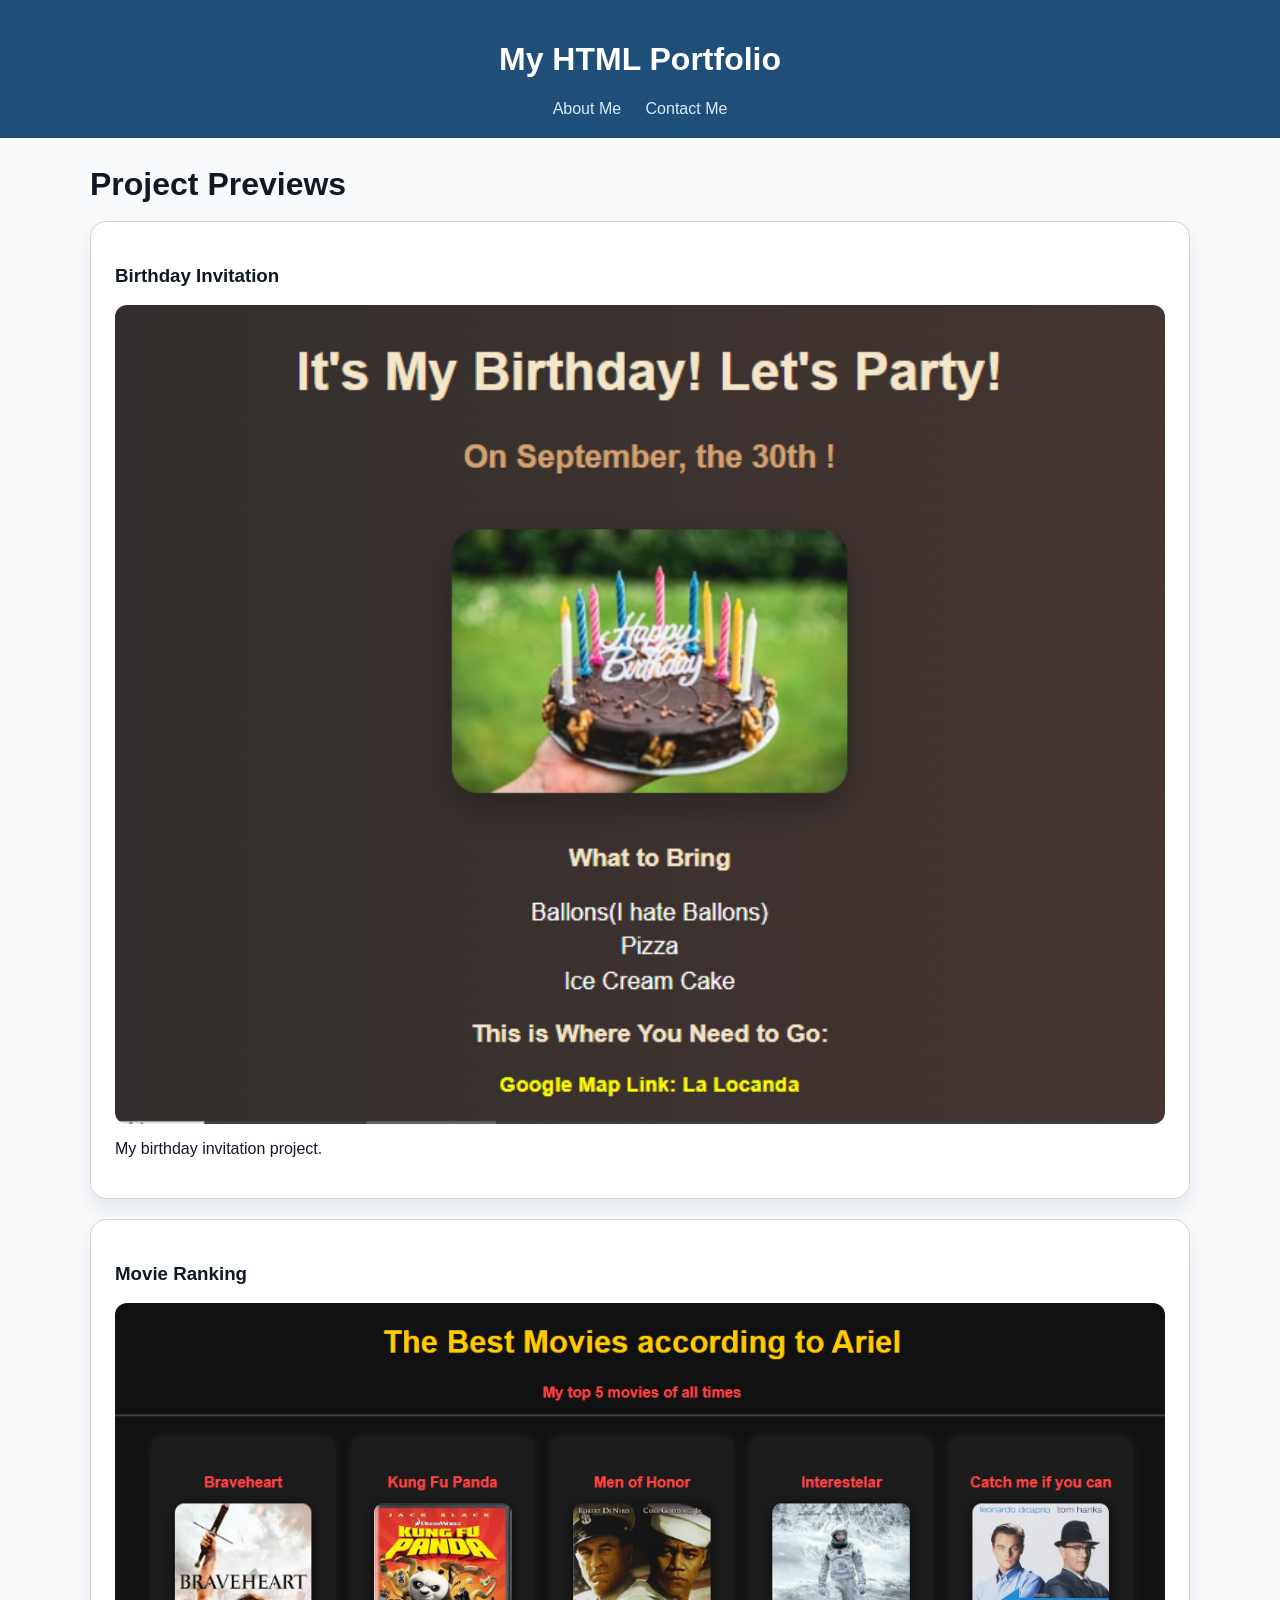
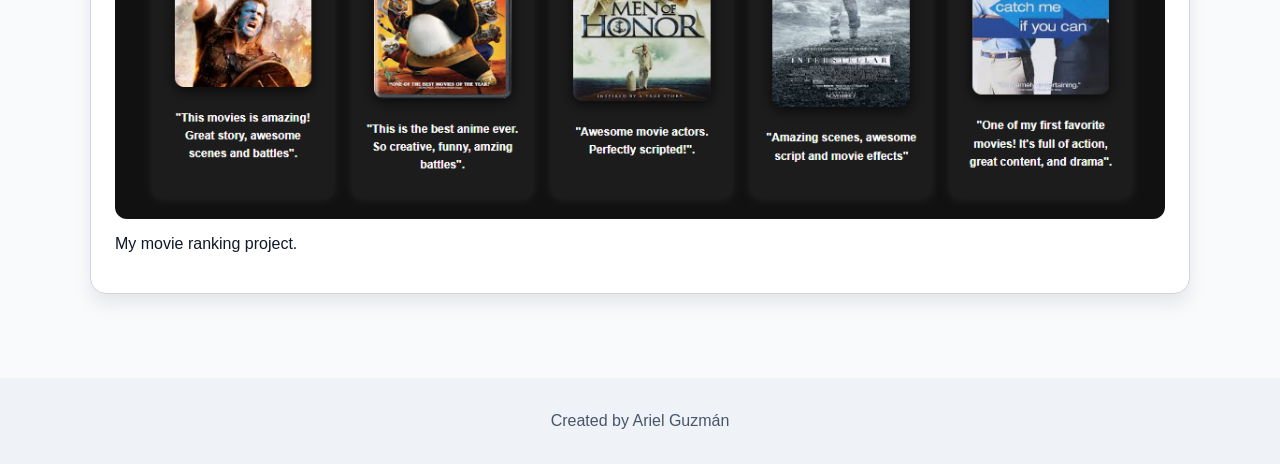
<file: 4.3 HTML Porfolio Project/index.html>
<!DOCTYPE html>
<html lang="en">

<head>
  <meta charset="UTF-8">
  <meta name="viewport" content="width=device-width, initial-scale=1.0">
  <title>My HTML Portfolio</title>

  <link rel="stylesheet" href="style.css">
</head>

<body>

  <header>
    <h1>My HTML Portfolio</h1>

    <nav>
      <a href="public/about.html">About Me</a>
      <a href="public/contact.html">Contact Me</a>
    </nav>
  </header>

  <main>

    <section>
      <h2>Project Previews</h2>

      <article>
        <h3>Birthday Invitation</h3>

        <a href="public/birthday-invite.html">
         <img src="../4.3 HTML Porfolio Project/assets/images/birthday-invite.png" alt="Birthday invitation preview">
        </a>

        <p>My birthday invitation project.</p>
      </article>

      <article>
        <h3>Movie Ranking</h3>

        <a href="public/movie-ranking.html">
          <img src="assets/images/movie-ranking.png" alt="Movie Ranking Preview">
        </a>

        <p>My movie ranking project.</p>
      </article>

    </section>

  </main>

  <footer>
    <p>Created by Ariel Guzmán</p>
  </footer>

</body>

</html>
</file>
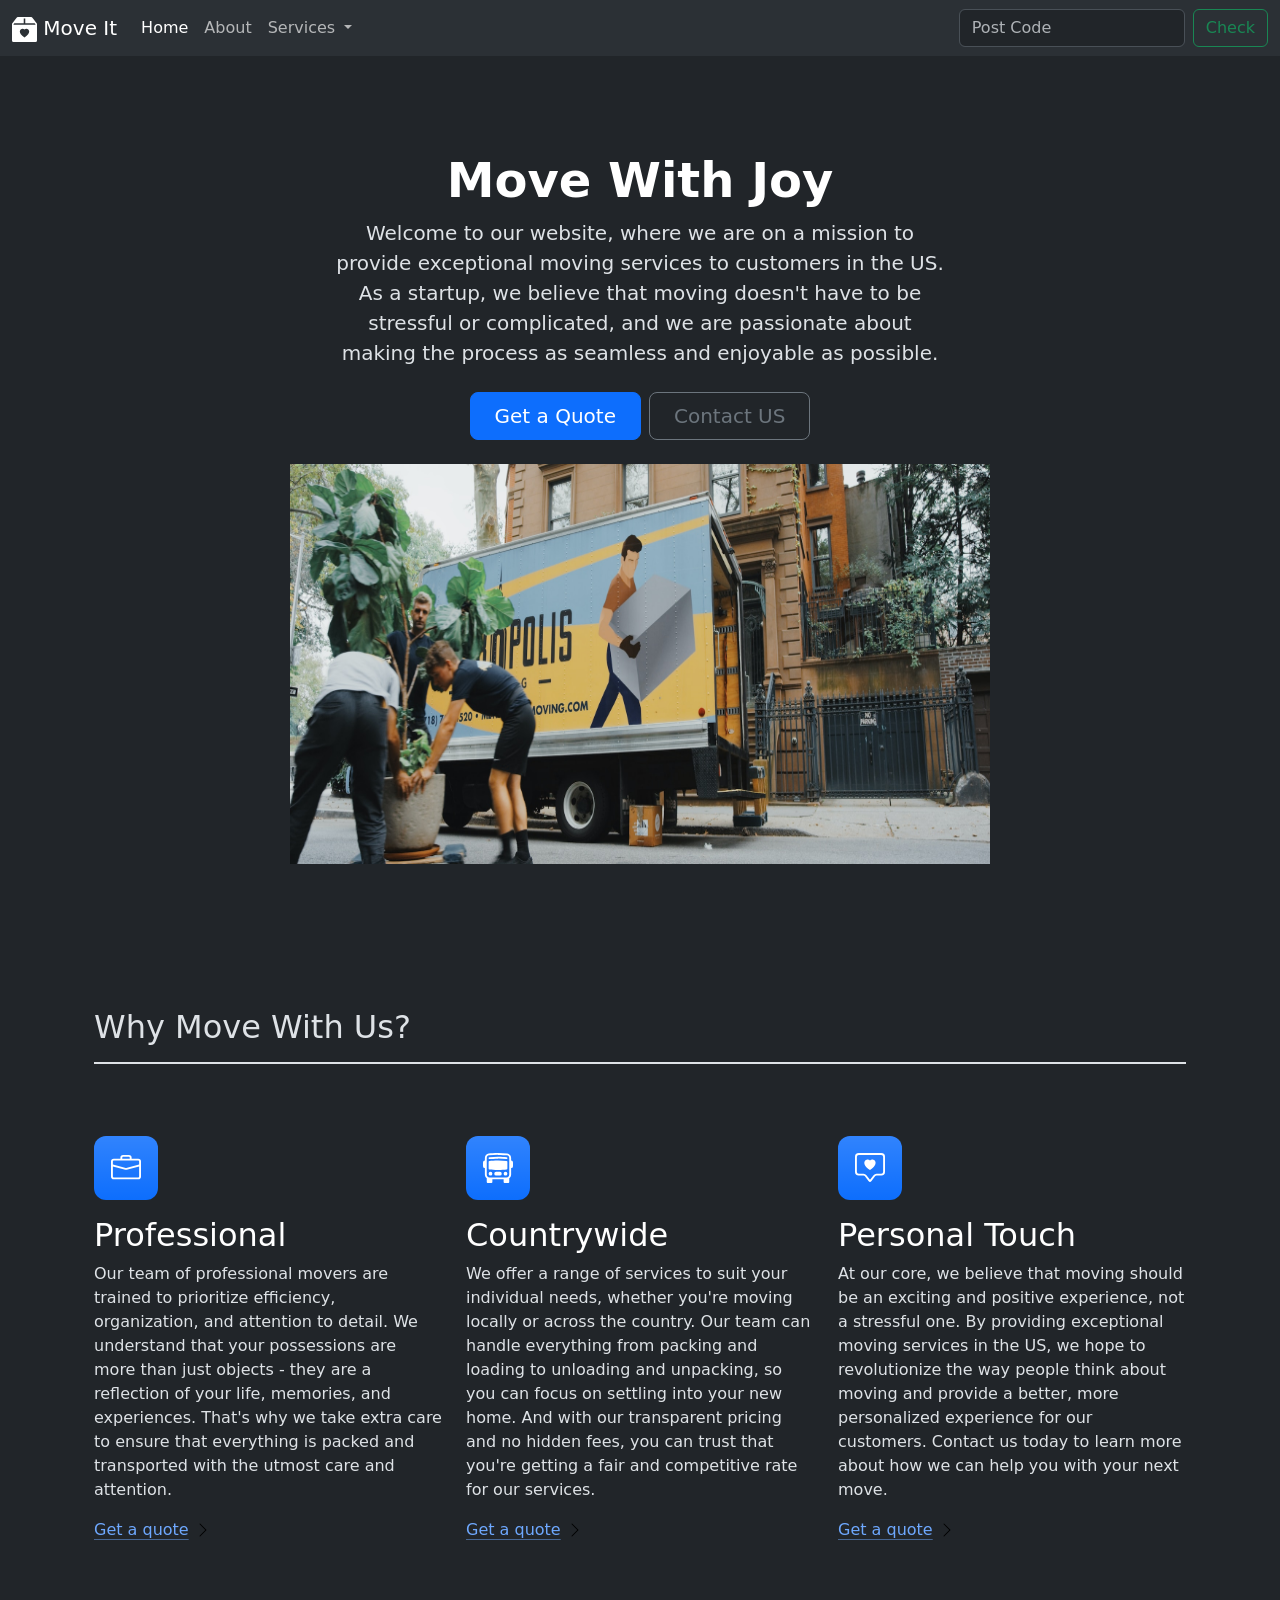
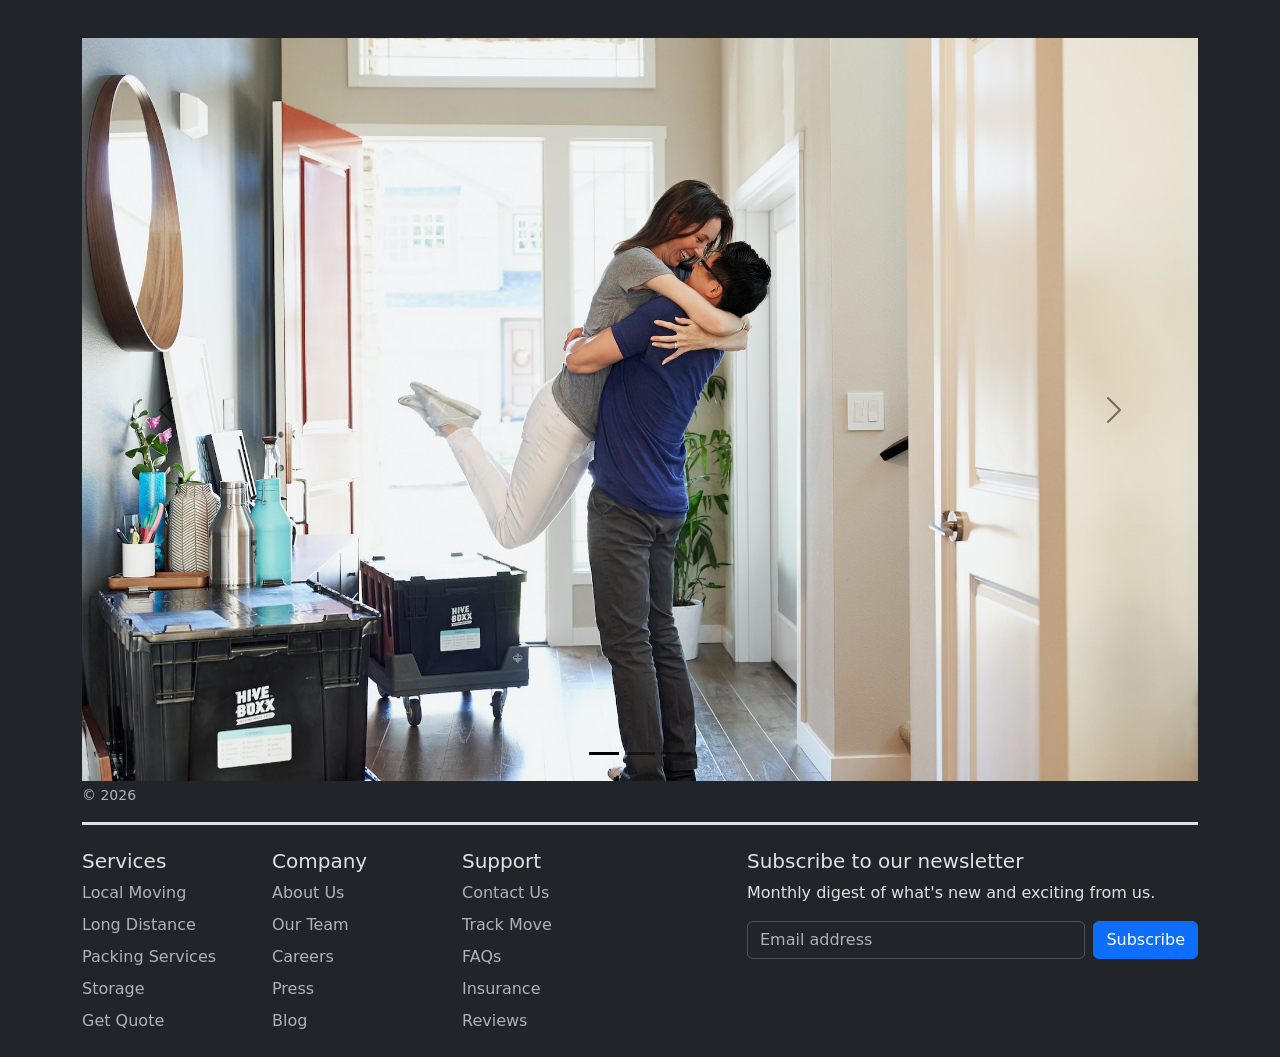
<file: bootstrap-components/index.html>
<!DOCTYPE html>
<html lang="en" data-bs-theme="dark"> 

<head>
  <meta charset="UTF-8">
  <meta name="viewport" content="width=device-width, initial-scale=1.0">
  <title>Bootstrap Components</title>
  <link href="https://cdn.jsdelivr.net/npm/bootstrap@5.3.0-alpha2/dist/css/bootstrap.min.css" rel="stylesheet"
    integrity="sha384-aFq/bzH65dt+w6FI2ooMVUpc+21e0SRygnTpmBvdBgSdnuTN7QbdgL+OapgHtvPp" crossorigin="anonymous">
  <link rel="stylesheet" href="./style.css">
</head>

<body>
<nav class="navbar navbar-expand-lg bg-body-tertiary">
  <div class="container-fluid">
    <a class="navbar-brand" href="#"><img src="./box2-heart-fill.svg" height="25" alt="moveit brand icon"/> Move It</a>
    <button class="navbar-toggler" type="button" data-bs-toggle="collapse" data-bs-target="#navbarSupportedContent" aria-controls="navbarSupportedContent" aria-expanded="false" aria-label="Toggle navigation">
      <span class="navbar-toggler-icon"></span>
    </button>
    <div class="collapse navbar-collapse" id="navbarSupportedContent">
      <ul class="navbar-nav me-auto mb-2 mb-lg-0">
        <li class="nav-item">
          <a class="nav-link active" aria-current="page" href="#">Home</a>
        </li>
        <li class="nav-item">
          <a class="nav-link" href="#">About</a>
        </li>
        <li class="nav-item dropdown">
          <a class="nav-link dropdown-toggle" href="#" role="button" data-bs-toggle="dropdown" aria-expanded="false">
            Services
          </a>
          <ul class="dropdown-menu">
            <li><a class="dropdown-item" href="#">Action</a></li>
            <li><a class="dropdown-item" href="#">Another action</a></li>
            <li><hr class="dropdown-divider"></li>
            <li><a class="dropdown-item" href="#">Something else here</a></li>
          </ul>
        </li>
  
      </ul>
      <form class="d-flex" role="search">
        <input class="form-control me-2" type="search" placeholder="Post Code" aria-label=""/>
        <button class="btn btn-outline-success" type="submit">Check</button>
      </form>
    </div>
  </div>
</nav>

<div class="px-4 py-5 my-5 text-center">

  <h1 class="display-5 fw-bold text-body-emphasis">
    Move With Joy

  </h1>

  <div class="col-lg-6 mx-auto">
    <p class="lead mb-4">
     Welcome to our website, where we are on a mission to provide exceptional moving services to customers in the US. As a startup, we believe that moving doesn't have to be stressful or complicated, and we are passionate about making the process as seamless and enjoyable as possible.

    </p>

    <div class="d-grid gap-2 d-sm-flex justify-content-sm-center">
      <button type="button" class="btn btn-primary btn-lg px-4 gap-3">
      Get a Quote
      </button>

      <button type="button" class="btn btn-outline-secondary btn-lg px-4">
        Contact US
      </button>
    </div>
  </div>

  <div class="d-grid gap-2 d-sm-flex justify-content-sm-center mb-4"></div>

 
  <img src="./moving-van.jpg" alt="movingvan picture" width="700" height="400">
  
</div>

<div class="container px-4 py-5" id="featured-3">
  <h2 class="pb-2">Why Move With Us?</h2>
  <div class="border-bottom border-2 mb-4"></div>
  <div class="row g-4 py-5 row-cols-1 row-cols-lg-3">
    <div class="feature col">
      <div class="feature-icon d-inline-flex align-items-center justify-content-center text-bg-primary bg-gradient fs-2 mb-3">
        <img src="./briefcase.svg" alt="briefcase" height="30">
      </div>
      <h3 class="fs-2 text-body-emphasis">Professional</h3>
      <p>Our team of professional movers are trained to prioritize efficiency, organization, and attention to detail. We understand that your possessions are more than just objects - they are a reflection of your life, memories, and experiences. That's why we take extra care to ensure that everything is packed and transported with the utmost care and attention.</p>
      <a href="#" class="icon-link">
        Get a quote
        <img src="./chevron-right.svg" alt="chevron-right">
      </a>
    </div>

    <div class="feature col">
      <div class="feature-icon d-inline-flex align-items-center justify-content-center text-bg-primary bg-gradient fs-2 mb-3">
        <img src="./bus-front.svg" alt="bus-front" height="30">
      </div>
      <h3 class="fs-2 text-body-emphasis">Countrywide</h3>
      <p>We offer a range of services to suit your individual needs, whether you're moving locally or across the country. Our team can handle everything from packing and loading to unloading and unpacking, so you can focus on settling into your new home. And with our transparent pricing and no hidden fees, you can trust that you're getting a fair and competitive rate for our services.</p>
      <a href="#" class="icon-link">
        Get a quote
        <img src="./chevron-right.svg" alt="chevron-right">
      </a>
    </div>

    <div class="feature col">
      <div class="feature-icon d-inline-flex align-items-center justify-content-center text-bg-primary bg-gradient fs-2 mb-3">
        <img src="./chat-square-heart.svg" alt="chat-square-heart" height="30">
      </div>
      <h3 class="fs-2 text-body-emphasis">Personal Touch</h3>
      <p>At our core, we believe that moving should be an exciting and positive experience, not a stressful one. By providing exceptional moving services in the US, we hope to revolutionize the way people think about moving and provide a better, more personalized experience for our customers. Contact us today to learn more about how we can help you with your next move.</p>
      <a href="#" class="icon-link">
        Get a quote
        <img src="./chevron-right.svg" alt="chevron-right">
      </a>
    </div>
  </div>
</div>
<div class="container">
<div id="myCarousel" class="carousel slide mb-0" data-bs-ride="carousel">
  <div class="carousel-indicators">
    <button type="button" data-bs-target="#myCarousel" data-bs-slide-to="0" class="active" aria-current="true" aria-label="Slide 1"></button>
    <button type="button" data-bs-target="#myCarousel" data-bs-slide-to="1" aria-label="Slide 2"></button>
    <button type="button" data-bs-target="#myCarousel" data-bs-slide-to="2" aria-label="Slide 3"></button>
  </div>

  <div class="carousel-inner">
    <div class="carousel-item active">
     <img src="./couple.jpg" class="d-block w-100" alt="couple">
    </div>
    <div class="carousel-item">
      <img src="./dog.jpg" class="d-block w-100" alt="dog">
    </div>
    <div class="carousel-item">
     <img src="./family.jpg" class="d-block w-100" alt="family">  
    </div>
  </div>

  <button class="carousel-control-prev" type="button" data-bs-target="#myCarousel" data-bs-slide="prev">
    <span class="carousel-control-prev-icon" aria-hidden="true"></span>
    <span class="visually-hidden">Previous</span>
  </button>
  <button class="carousel-control-next" type="button" data-bs-target="#myCarousel" data-bs-slide="next">
    <span class="carousel-control-next-icon" aria-hidden="true"></span>
    <span class="visually-hidden">Next</span>
  </button>
</div>
<div class="section-divider">

<div class="container">
</div>
  <footer class="pt-1">
    <div class="row">
      <div class="col-12 col-md">
      
        <small class="d-block mb-3 text-body-secondary">&copy; 2026</small>
      </div>
    </div>
  </footer>
</div>
  <div class="row"> <div class="col-6 col-md-2 mb-3"> <h5>Services</h5> <ul class="nav flex-column"> <li class="nav-item mb-2"><a href="#" class="nav-link p-0 text-body-secondary">Local Moving</a></li> <li class="nav-item mb-2"><a href="#" class="nav-link p-0 text-body-secondary">Long Distance</a></li> <li class="nav-item mb-2"><a href="#" class="nav-link p-0 text-body-secondary">Packing Services</a></li> <li class="nav-item mb-2"><a href="#" class="nav-link p-0 text-body-secondary">Storage</a></li> <li class="nav-item mb-2"><a href="#" class="nav-link p-0 text-body-secondary">Get Quote</a></li> </ul> </div> <div class="col-6 col-md-2 mb-3"> <h5>Company</h5> <ul class="nav flex-column"> <li class="nav-item mb-2"><a href="#" class="nav-link p-0 text-body-secondary">About Us</a></li> <li class="nav-item mb-2"><a href="#" class="nav-link p-0 text-body-secondary">Our Team</a></li> <li class="nav-item mb-2"><a href="#" class="nav-link p-0 text-body-secondary">Careers</a></li> <li class="nav-item mb-2"><a href="#" class="nav-link p-0 text-body-secondary">Press</a></li> <li class="nav-item mb-2"><a href="#" class="nav-link p-0 text-body-secondary">Blog</a></li> </ul> </div> <div class="col-6 col-md-2 mb-3"> <h5>Support</h5> <ul class="nav flex-column"> <li class="nav-item mb-2"><a href="#" class="nav-link p-0 text-body-secondary">Contact Us</a></li> <li class="nav-item mb-2"><a href="#" class="nav-link p-0 text-body-secondary">Track Move</a></li> <li class="nav-item mb-2"><a href="#" class="nav-link p-0 text-body-secondary">FAQs</a></li> <li class="nav-item mb-2"><a href="#" class="nav-link p-0 text-body-secondary">Insurance</a></li> <li class="nav-item mb-2"><a href="#" class="nav-link p-0 text-body-secondary">Reviews</a></li> </ul> </div> <div class="col-md-5 offset-md-1 mb-3"> <form> <h5>Subscribe to our newsletter</h5> <p>Monthly digest of what's new and exciting from us.</p> <div class="d-flex flex-column flex-sm-row w-100 gap-2"> <label for="newsletter1" class="visually-hidden">Email address</label> <input id="newsletter1" type="email" class="form-control" placeholder="Email address"> <button class="btn btn-primary" type="button">Subscribe</button> </div> </form> </div> </div>
</div>
<script src="https://cdn.jsdelivr.net/npm/bootstrap@5.3.8/dist/js/bootstrap.bundle.min.js" integrity="sha384-FKyoEForCGlyvwx9Hj09JcYn3nv7wiPVlz7YYwJrWVcXK/BmnVDxM+D2scQbITxI" crossorigin="anonymous"></script>
</body>

</html>
</file>
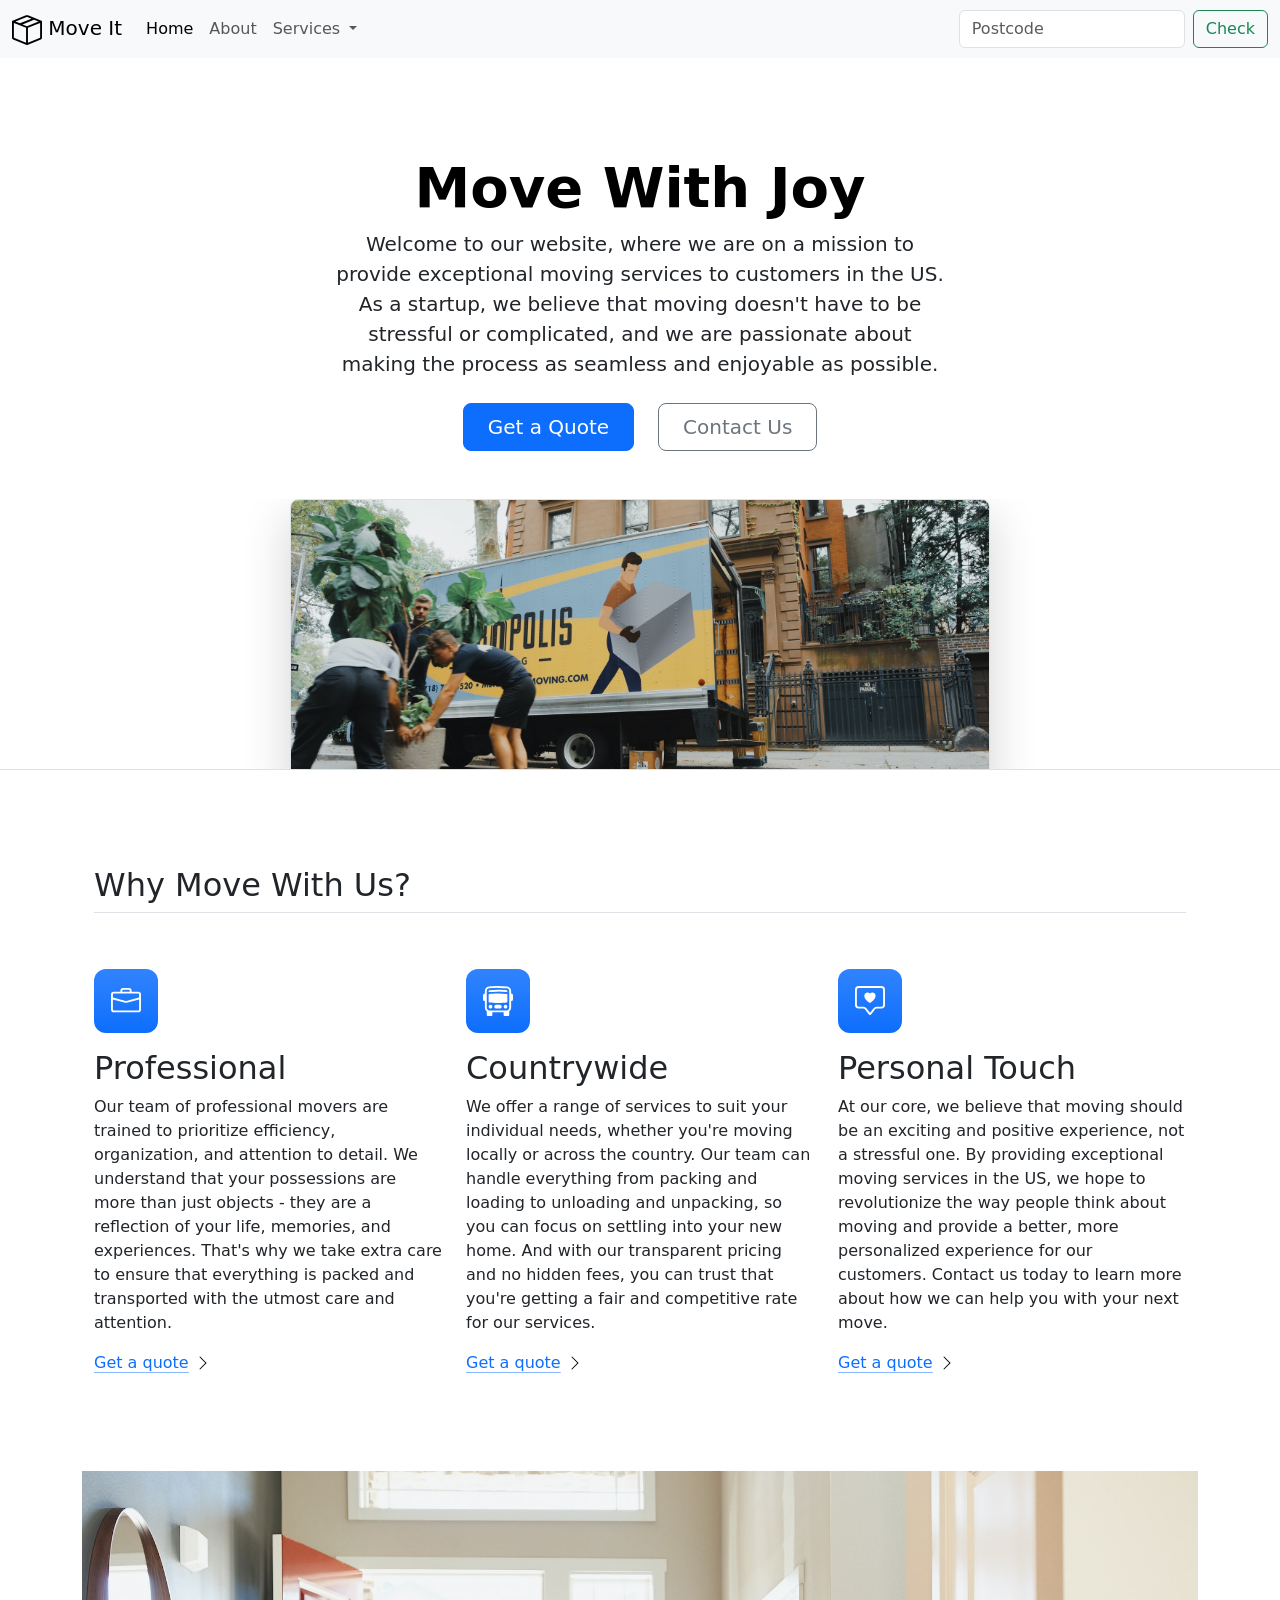
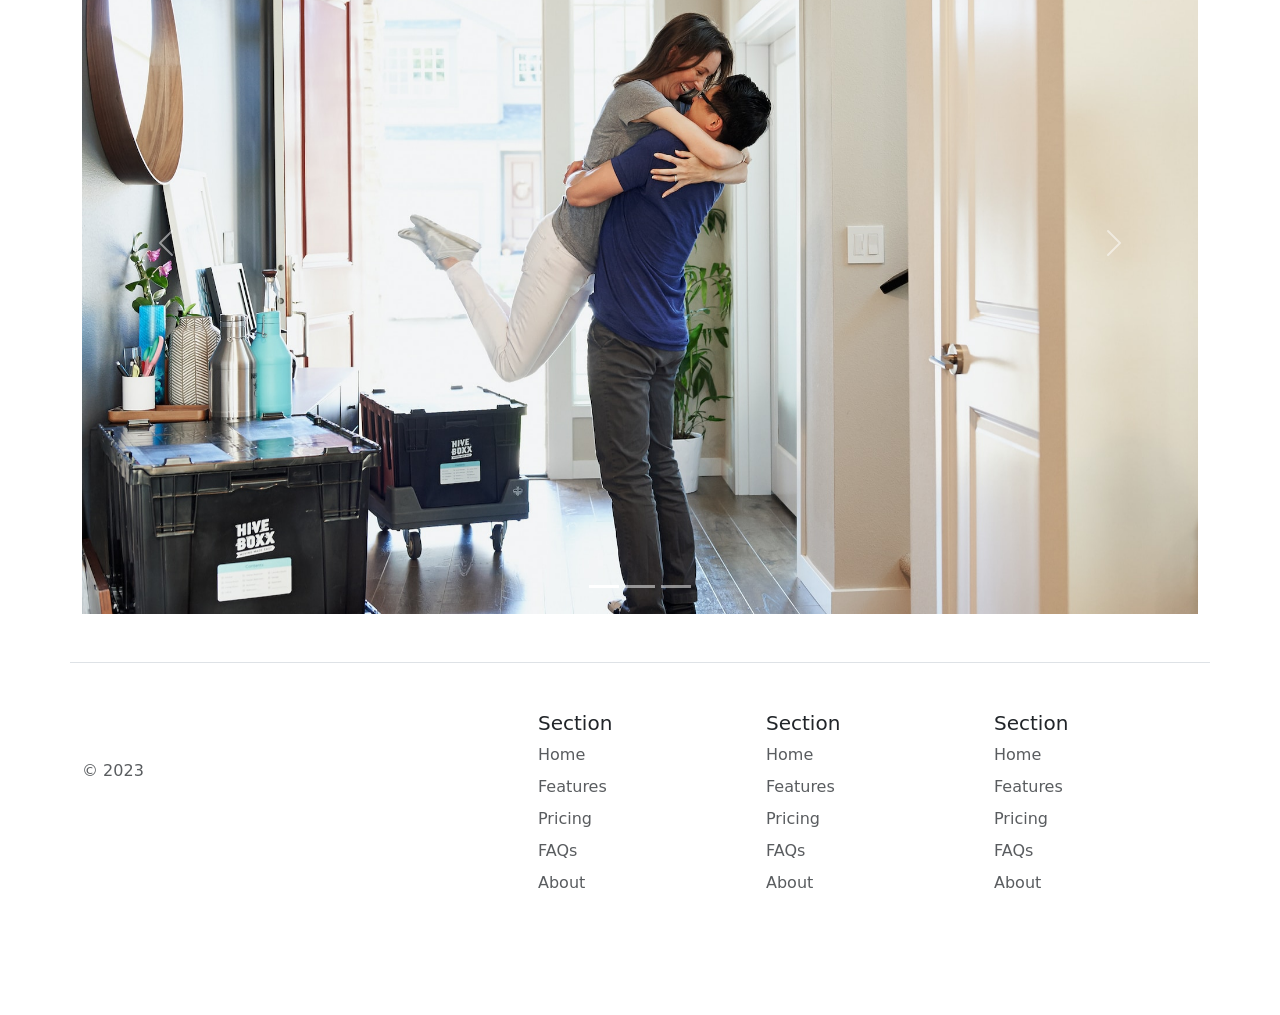
<file: solution.html>
<!DOCTYPE html>
<html lang="en">

<head>
  <meta charset="UTF-8">
  <meta name="viewport" content="width=device-width, initial-scale=1.0">
  <title>Bootstrap Components</title>
  <link href="https://cdn.jsdelivr.net/npm/bootstrap@5.3.0-alpha2/dist/css/bootstrap.min.css" rel="stylesheet"
    integrity="sha384-aFq/bzH65dt+w6FI2ooMVUpc+21e0SRygnTpmBvdBgSdnuTN7QbdgL+OapgHtvPp" crossorigin="anonymous">
  <style>
    .feature-icon {
      width: 4rem;
      height: 4rem;
      border-radius: 0.75rem;
    }
  </style>
</head>

<body>

  <nav class="navbar navbar-expand-lg bg-body-tertiary">
    <div class="container-fluid">
      <a class="navbar-brand" href="#"><img src="./box-seam.svg" alt="moveit brand icon" height="30"> Move It</a>
      <button class="navbar-toggler" type="button" data-bs-toggle="collapse" data-bs-target="#navbarSupportedContent"
        aria-controls="navbarSupportedContent" aria-expanded="false" aria-label="Toggle navigation">
        <span class="navbar-toggler-icon"></span>
      </button>
      <div class="collapse navbar-collapse" id="navbarSupportedContent">
        <ul class="navbar-nav me-auto mb-2 mb-lg-0">
          <li class="nav-item">
            <a class="nav-link active" aria-current="page" href="#">Home</a>
          </li>
          <li class="nav-item">
            <a class="nav-link" href="#">About</a>
          </li>
          <li class="nav-item dropdown">
            <a class="nav-link dropdown-toggle" href="#" role="button" data-bs-toggle="dropdown" aria-expanded="false">
              Services
            </a>
            <ul class="dropdown-menu">
              <li><a class="dropdown-item" href="#">Action</a></li>
              <li><a class="dropdown-item" href="#">Another action</a></li>
              <li>
                <hr class="dropdown-divider">
              </li>
              <li><a class="dropdown-item" href="#">Something else here</a></li>
            </ul>
          </li>
        </ul>
        <form class="d-flex" role="search">
          <input class="form-control me-2" type="search" placeholder="Postcode" aria-label="Search">
          <button class="btn btn-outline-success" type="submit">Check</button>
        </form>
      </div>
    </div>
  </nav>


  <div class="px-4 pt-5 my-5 text-center border-bottom">
    <h1 class="display-4 fw-bold text-body-emphasis">Move With Joy</h1>
    <div class="col-lg-6 mx-auto">
      <p class="lead mb-4">Welcome to our website, where we are on a mission to provide exceptional moving services to
        customers in the US. As a
        startup, we believe that moving doesn't have to be stressful or complicated, and we are passionate about making
        the
        process as seamless and enjoyable as possible.
      </p>
      <div class="d-grid gap-2 d-sm-flex justify-content-sm-center mb-5">
        <button type="button" class="btn btn-primary btn-lg px-4 me-sm-3">Get a Quote</button>
        <button type="button" class="btn btn-outline-secondary btn-lg px-4">Contact Us</button>
      </div>
    </div>
    <div class="overflow-hidden" style="max-height: 30vh;">
      <div class="container px-5">
        <img src="./moving-van.jpg" class="img-fluid border rounded-3 shadow-lg mb-4" alt="Example image" width="700"
          height="500" loading="lazy">
      </div>
    </div>
  </div>

  <div class="container px-4 py-5" id="featured-3">
    <h2 class="pb-2 border-bottom">Why Move With Us?</h2>
    <div class="row g-4 py-5 row-cols-1 row-cols-lg-3">
      <div class="feature col">
        <div
          class="feature-icon d-inline-flex align-items-center justify-content-center text-bg-primary bg-gradient fs-2 mb-3">
          <img src="./briefcase.svg" alt="briefcase" height="30">
        </div>
        <h3 class="fs-2">Professional</h3>
        <p>Our team of professional movers are trained to prioritize efficiency, organization, and attention to detail.
          We
          understand that your possessions are more than just objects - they are a reflection of your life, memories,
          and
          experiences. That's why we take extra care to ensure that everything is packed and transported with the utmost
          care and
          attention.</p>
        <a href="#" class="icon-link">
          Get a quote
          <img src="./chevron-right.svg" alt="chevron-right">
        </a>
      </div>
      <div class="feature col">
        <div
          class="feature-icon d-inline-flex align-items-center justify-content-center text-bg-primary bg-gradient fs-2 mb-3">
          <img src="./bus-front.svg" alt="bus-front" height="30">
        </div>
        <h3 class="fs-2">Countrywide</h3>
        <p>We offer a range of services to suit your individual needs, whether you're moving locally or across the
          country. Our
          team can handle everything from packing and loading to unloading and unpacking, so you can focus on settling
          into your
          new home. And with our transparent pricing and no hidden fees, you can trust that you're getting a fair and
          competitive
          rate for our services.</p>
        <a href="#" class="icon-link">
          Get a quote
          <img src="./chevron-right.svg" alt="chevron-right">
        </a>
      </div>
      <div class="feature col">
        <div
          class="feature-icon d-inline-flex align-items-center justify-content-center text-bg-primary bg-gradient fs-2 mb-3">
          <img src="./chat-square-heart.svg" alt="chat-square-heart" height="30">
        </div>
        <h3 class="fs-2">Personal Touch</h3>
        <p>At our core, we believe that moving should be an exciting and positive experience, not a stressful one. By
          providing
          exceptional moving services in the US, we hope to revolutionize the way people think about moving and provide
          a better,
          more personalized experience for our customers. Contact us today to learn more about how we can help you with
          your next
          move.</p>
        <a href="#" class="icon-link">
          Get a quote
          <img src="./chevron-right.svg" alt="chevron-right">
        </a>
      </div>
    </div>
  </div>
  <div class="container">
    <div id="carouselExampleIndicators" class="carousel slide">
      <div class="carousel-indicators">
        <button type="button" data-bs-target="#carouselExampleIndicators" data-bs-slide-to="0" class="active"
          aria-current="true" aria-label="Slide 1"></button>
        <button type="button" data-bs-target="#carouselExampleIndicators" data-bs-slide-to="1"
          aria-label="Slide 2"></button>
        <button type="button" data-bs-target="#carouselExampleIndicators" data-bs-slide-to="2"
          aria-label="Slide 3"></button>
      </div>
      <div class="carousel-inner">
        <div class="carousel-item active">
          <img src="./couple.jpg" class="d-block w-100" alt="couple">
        </div>
        <div class="carousel-item">
          <img src="./dog.jpg" class="d-block w-100" alt="dog">
        </div>
        <div class="carousel-item">
          <img src="./family.jpg" class="d-block w-100" alt="family">
        </div>
      </div>
      <button class="carousel-control-prev" type="button" data-bs-target="#carouselExampleIndicators"
        data-bs-slide="prev">
        <span class="carousel-control-prev-icon" aria-hidden="true"></span>
        <span class="visually-hidden">Previous</span>
      </button>
      <button class="carousel-control-next" type="button" data-bs-target="#carouselExampleIndicators"
        data-bs-slide="next">
        <span class="carousel-control-next-icon" aria-hidden="true"></span>
        <span class="visually-hidden">Next</span>
      </button>
    </div>
  </div>

  <div class="container">
    <footer class="row row-cols-1 row-cols-sm-2 row-cols-md-5 py-5 my-5 border-top">
      <div class="col mb-3">
        <a href="/" class="d-flex align-items-center mb-3 link-body-emphasis text-decoration-none">
          <svg class="bi me-2" width="40" height="32">
            <use xlink:href="#bootstrap"></use>
          </svg>
        </a>
        <p class="text-body-secondary">© 2023</p>
      </div>

      <div class="col mb-3">

      </div>

      <div class="col mb-3">
        <h5>Section</h5>
        <ul class="nav flex-column">
          <li class="nav-item mb-2"><a href="#" class="nav-link p-0 text-body-secondary">Home</a></li>
          <li class="nav-item mb-2"><a href="#" class="nav-link p-0 text-body-secondary">Features</a></li>
          <li class="nav-item mb-2"><a href="#" class="nav-link p-0 text-body-secondary">Pricing</a></li>
          <li class="nav-item mb-2"><a href="#" class="nav-link p-0 text-body-secondary">FAQs</a></li>
          <li class="nav-item mb-2"><a href="#" class="nav-link p-0 text-body-secondary">About</a></li>
        </ul>
      </div>

      <div class="col mb-3">
        <h5>Section</h5>
        <ul class="nav flex-column">
          <li class="nav-item mb-2"><a href="#" class="nav-link p-0 text-body-secondary">Home</a></li>
          <li class="nav-item mb-2"><a href="#" class="nav-link p-0 text-body-secondary">Features</a></li>
          <li class="nav-item mb-2"><a href="#" class="nav-link p-0 text-body-secondary">Pricing</a></li>
          <li class="nav-item mb-2"><a href="#" class="nav-link p-0 text-body-secondary">FAQs</a></li>
          <li class="nav-item mb-2"><a href="#" class="nav-link p-0 text-body-secondary">About</a></li>
        </ul>
      </div>

      <div class="col mb-3">
        <h5>Section</h5>
        <ul class="nav flex-column">
          <li class="nav-item mb-2"><a href="#" class="nav-link p-0 text-body-secondary">Home</a></li>
          <li class="nav-item mb-2"><a href="#" class="nav-link p-0 text-body-secondary">Features</a></li>
          <li class="nav-item mb-2"><a href="#" class="nav-link p-0 text-body-secondary">Pricing</a></li>
          <li class="nav-item mb-2"><a href="#" class="nav-link p-0 text-body-secondary">FAQs</a></li>
          <li class="nav-item mb-2"><a href="#" class="nav-link p-0 text-body-secondary">About</a></li>
        </ul>
      </div>
    </footer>
  </div>
  <script src="https://cdn.jsdelivr.net/npm/bootstrap@5.3.0-alpha3/dist/js/bootstrap.bundle.min.js"
    integrity="sha384-ENjdO4Dr2bkBIFxQpeoTz1HIcje39Wm4jDKdf19U8gI4ddQ3GYNS7NTKfAdVQSZe"
    crossorigin="anonymous"></script>
</body>

</html>
</file>
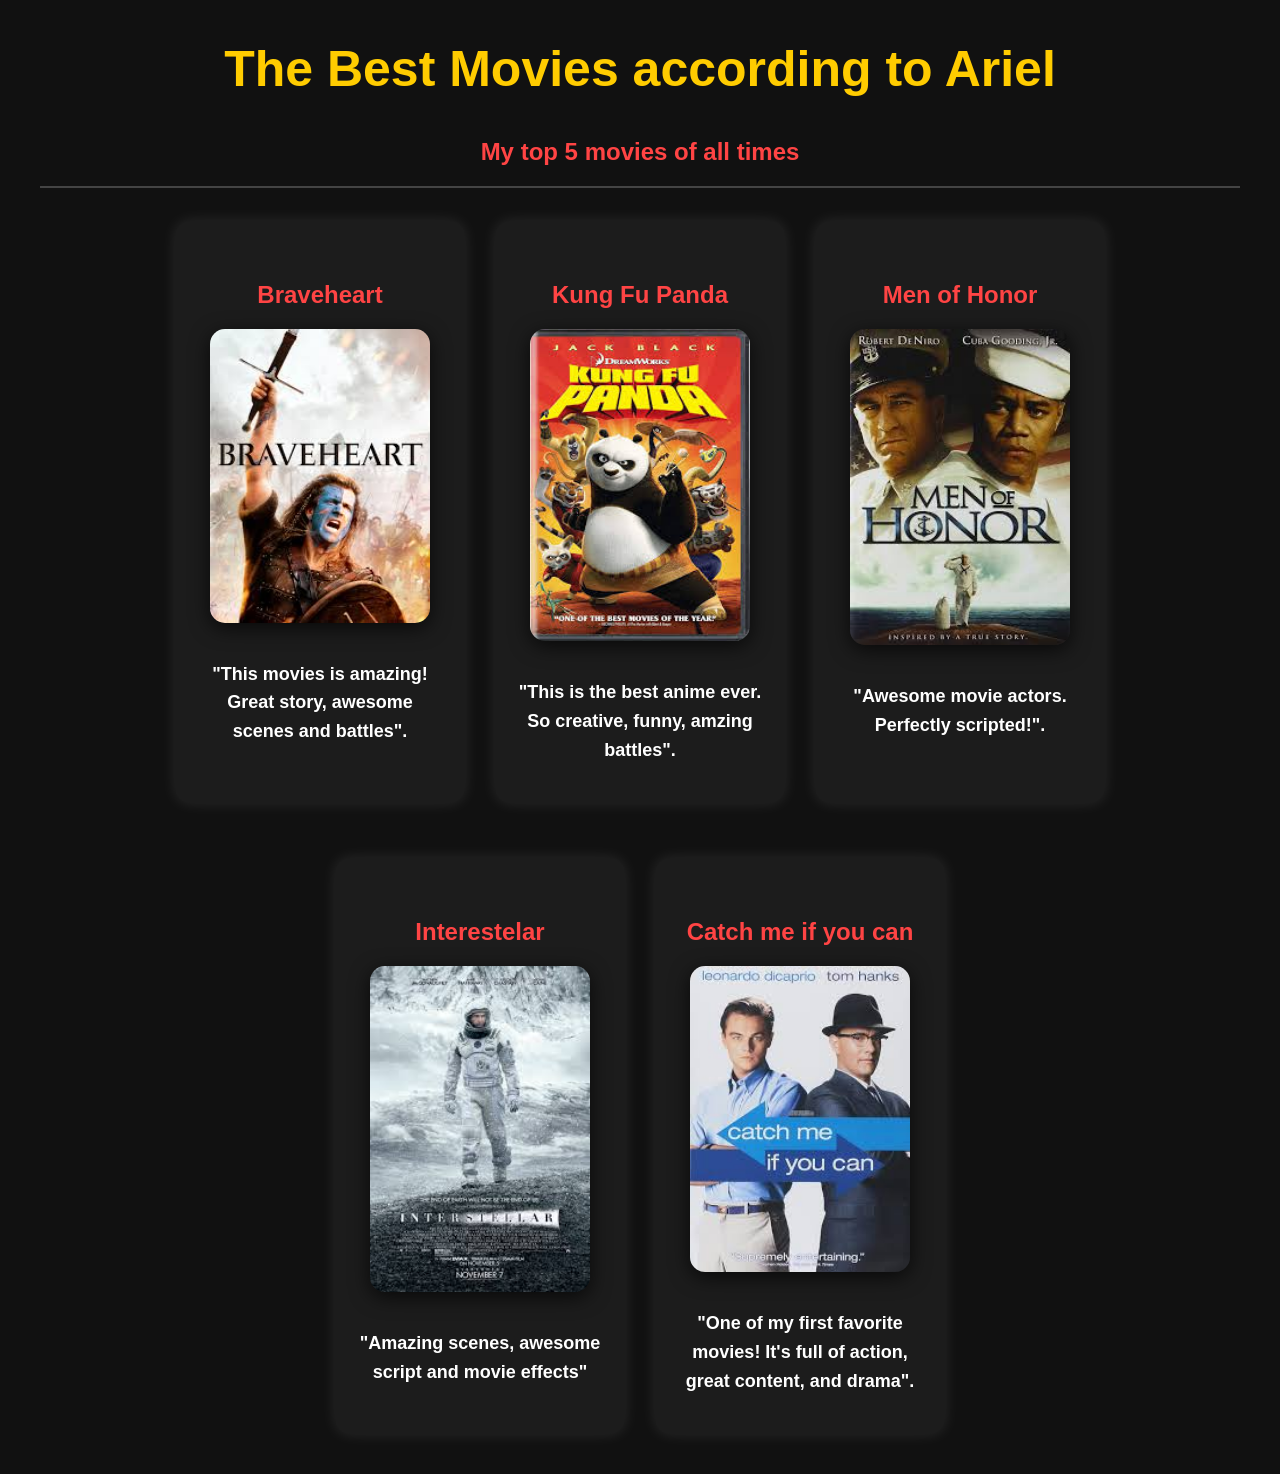
<file: public/movie-ranking.html>
<!DOCTYPE html>
  <html lang="en">
  <head>
    <meta charset="UTF-8">
    <title>Movie Ranking</title>

    <link rel="stylesheet" href="style copy1.css">
  </head>

  <body>
  <h1>The Best Movies according to Ariel</h1>
  <h2>My top 5 movies of all times</h2>    
  <hr />
  <div class="movie-container">
  <div class="movie-card">
  <h2>Braveheart</h2>

  <a href="https://www.imdb.com/title/tt0112573/" target="_blank"> <img src="../assets/images/Images/Braveheart.jpg" alt="man wiht a sword" /></a> 
  <p>"This movies is amazing! Great story, awesome scenes and battles". </p>
  </div>
  <div class="movie-card">
  <h2>Kung Fu Panda</h2>
  <a href="https://www.imdb.com/title/tt0441773/" target="_blank"><img src="../assets/images/Images/Kun Fu Panda.jpg" alt="Poe and friends on fighting stands" /></a>
  <p>"This is the best anime ever. So creative, funny, amzing battles".</p>
  </div>
  <div class="movie-card">
  <h2>Men of Honor</h2>
  <a href="https://www.imdb.com/title/tt0203019/" target="_blank"><img src="../assets/images/Images/Men of Honor.jpg" alt="Army diver standing; captain's face behind him" /></a>
  <p>"Awesome movie actors. Perfectly scripted!".</p>
  </div>
  <div class="movie-card">
  <h2>Interestelar</h2>
  <a href="https://www.imdb.com/title/tt0816692/" target="_blank"> <img src="../assets/images/Images/Interestelar.jpg" alt="Astronaut standing wearing his suit" /></a>
  <p>"Amazing scenes, awesome script and movie effects"</p>
  </div>
  <div class="movie-card">
  <h2>Catch me if you can</h2>
  <a href="https://www.imdb.com/title/tt0264464/" target="_blank"><img src="../assets/images/Images/Catch me if you can.jpg" alt="Two actor: Cop & thieve standing next to each other" /></a>
  <p>"One of my first favorite movies! It's full of action, great content, and drama".</p>
  </div>
  </div>
</file>
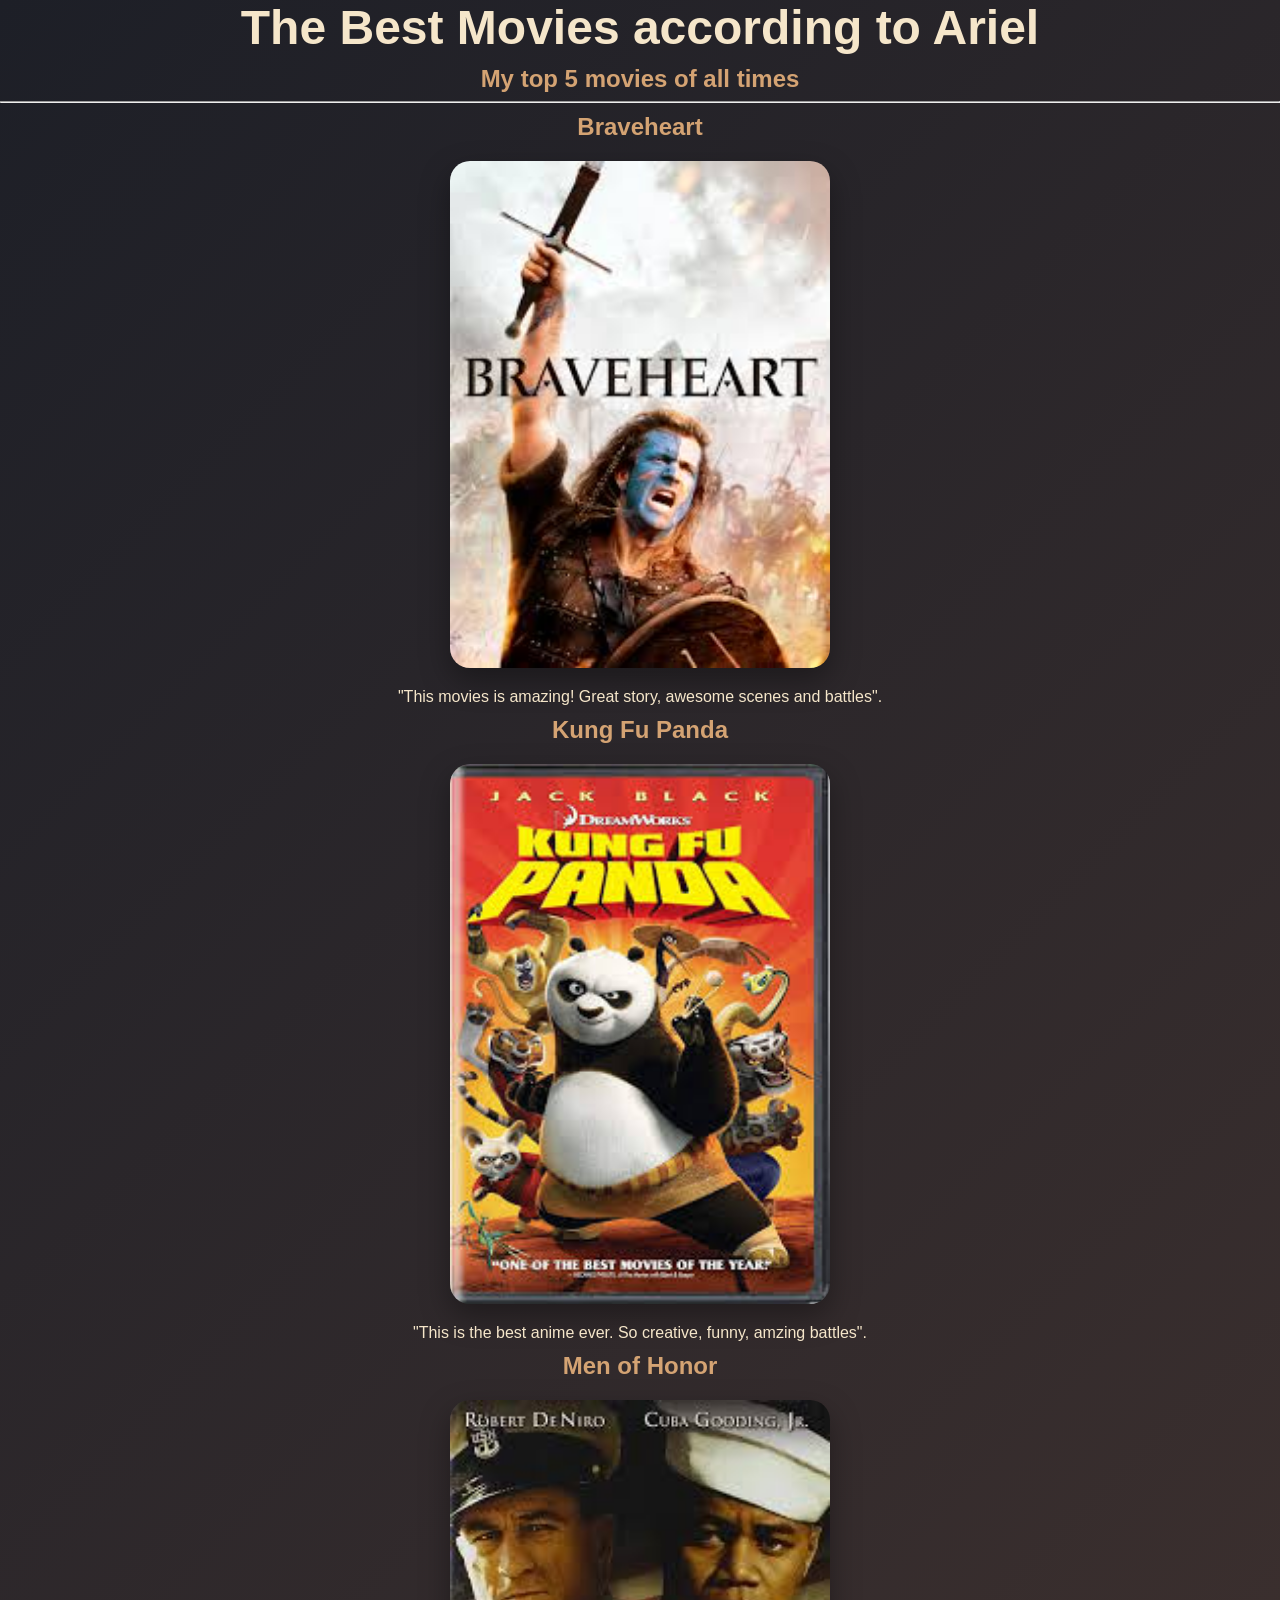
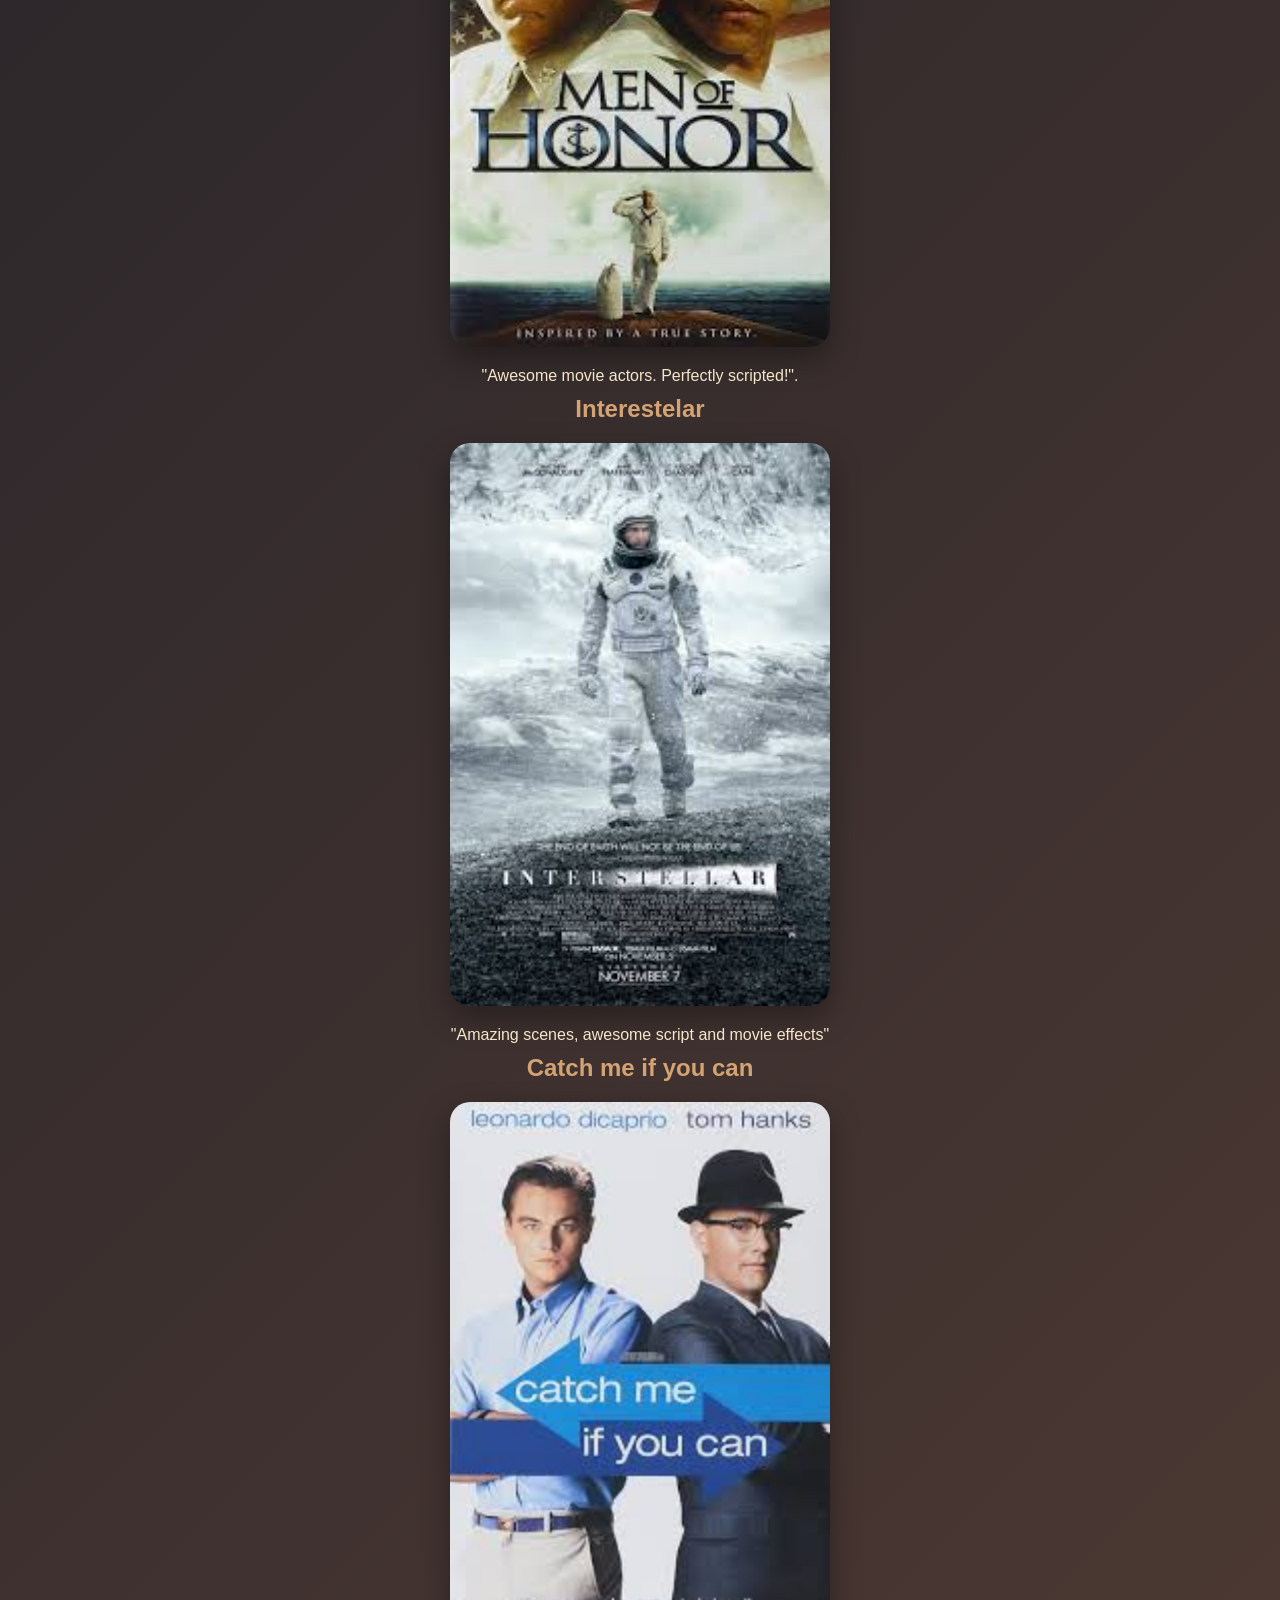
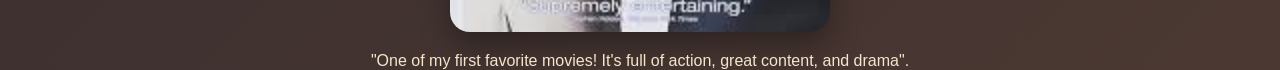
<file: 4.3 HTML Porfolio Project/public/movie-ranking.html>
<!DOCTYPE html>
  <html lang="en">
  <head>
    <meta charset="UTF-8">
    <title>Movie Ranking</title>

    <link rel="stylesheet" href="style.css">
  </head>

  <body>
  <h1>The Best Movies according to Ariel</h1>
  <h2>My top 5 movies of all times</h2>    
  <hr />
  <div class="movie-container">
  <div class="movie-card">
  <h2>Braveheart</h2>

  <a href="https://www.imdb.com/title/tt0112573/" target="_blank"> <img src="../assets/images/Braveheart.jpg" alt="Braveheart movie poster"></a> 
  <p>"This movies is amazing! Great story, awesome scenes and battles". </p>
  </div>
  <div class="movie-card">
  <h2>Kung Fu Panda</h2>
  <a href="https://www.imdb.com/title/tt0441773/" target="_blank"><img src="../assets/images/Kung Fu Panda.jpg" alt="Poe and friends on fighting stands" /></a>
  <p>"This is the best anime ever. So creative, funny, amzing battles".</p>
  </div>
  <div class="movie-card">
  <h2>Men of Honor</h2>
  <a href="https://www.imdb.com/title/tt0203019/" target="_blank"><img src="../assets/images/Men of Honor.jpg" alt="Army diver standing; captain's face behind him" /></a>
  <p>"Awesome movie actors. Perfectly scripted!".</p>
  </div>
  <div class="movie-card">
  <h2>Interestelar</h2>
  <a href="https://www.imdb.com/title/tt0816692/" target="_blank"> <img src="../assets/images/Interestelar.jpg" alt="Astronaut standing wearing his suit" /></a>
  <p>"Amazing scenes, awesome script and movie effects"</p>
  </div>
  <div class="movie-card">
  <h2>Catch me if you can</h2>
  <a href="https://www.imdb.com/title/tt0264464/" target="_blank"><img src="../assets/images/Catch me if you can.jpg" alt="Two actor: Cop & thieve standing next to each other" /></a>
  <p>"One of my first favorite movies! It's full of action, great content, and drama".</p>
  </div>
  </div>
</file>
<file: 4.3 HTML Porfolio Project/style.css>
body {
  margin: 0;
  font-family: Arial, sans-serif;
  background: #f8fafc;
  color: #111827;
}

header {
  background: #1f4e79;
  color: #ffffff;
  padding: 20px;
  text-align: center;
}

nav {
  margin-top: 12px;
}

nav a {
  color: #dbeafe;
  margin: 0 10px;
  text-decoration: none;
}

nav a:hover {
  text-decoration: underline;
}

main {
  max-width: 1100px;
  margin: 28px auto;
  padding: 0 20px 36px;
}

section h2 {
  font-size: 2rem;
  margin-bottom: 18px;
}

article {
  background: #ffffff;
  border: 1px solid #d1d5db;
  border-radius: 16px;
  padding: 24px;
  box-shadow: 0 10px 18px rgba(15, 23, 42, 0.08);
  margin-bottom: 20px;
}

article img {
  width: 100%;
  height: auto;
  display: block;
  border-radius: 12px;
}

footer {
  text-align: center;
  padding: 18px 20px;
  color: #475569;
  background: #eff2f7;
}

ul {
  padding-left: 20px;
}

li {
  margin-bottom: 10px;
}
</file>
<file: bootstrap-components/style.css>
.feature-icon {
  width: 4rem;
  height: 4rem;
  border-radius: .75rem;
}

.section-divider {
  border-bottom: 3px solid #dee2e6;
  margin-bottom: 1.5rem;
}

/* Heart icon in navbar - white in dark mode */
[data-bs-theme="dark"] .navbar-brand img {
  filter: brightness(0) invert(1);
}

/* Make "Why Move With Us?" section brighter */
#featured-3 h2 {
  color: #dee2e6;
}

#featured-3 .border-bottom {
  border-color: #dee2e6 !important;
}
</file>
<file: public/style copy1.css>
body {
  background-color: #111;
  color: white;
  font-family: Arial, sans-serif;
  margin: 40px;
  }

h1 {
  color: #ffcc00;
  text-align: center;
  font-size: 50px;
  
}

h2 {
  color: #ff4444;
  margin-top: 40px;
  text-align: center;
  }

p {
  color: #dddddd;
  line-height: 1.6;
  font-size: 18px;
}

img {
  width: 220px;
  border-radius: 15px;
  box-shadow: 0px 5px 20px rgba(0,0,0,0.7);
  margin-bottom: 15px;
  transition: transform 0.3s;
}

img:hover {
  transform: scale(1.05);
}

hr {
  border: 1px solid #444;
}

.movie-card {
  background-color: #1c1c1c;
  padding: 20px;
  margin-top: 25px;
  border-radius: 15px;
  box-shadow: 0px 0px 15px rgba(255,255,255,0.1);
}
img {
  width: 220px;
  border-radius: 15px;
  box-shadow: 0px 5px 20px rgba(0,0,0,0.7);
  margin-bottom: 15px;

  transition: transform 0.3s ease;
}

img:hover {
  transform: scale(1.05);
}
p {
  color: white;
  font-weight: bold;
}
.movie-container {
  display: flex;
  gap: 30px;
  justify-content: center;
  flex-wrap: wrap;
}

.movie-card {
  width: 250px;
  background-color: #1c1c1c;
  padding: 20px;
  border-radius: 15px;
  text-align: center;
}
</file>
<file: 4.3 HTML Porfolio Project/public/style.css>
body {
    background: linear-gradient(135deg, #1d1f27, #4b3832);
    font-family: Arial, sans-serif;
    color: #f5e6ca;
    text-align: center;
    margin: 0;
    padding: 0;
}

main {
    max-width: 760px;
    margin: 0 auto;
    padding: 30px 20px 50px;
}

header {
    padding: 30px 20px 20px;
}

h1 {
    color: #f5e6ca;
    font-size: 3rem;
    margin: 0;
}

h2 {
    color: #d4a373;
    margin: 10px 0 0;
}

h3 {
    color: #f5e6ca;
    margin-bottom: 12px;
}

img {
    width: 100%;
    max-width: 380px;
    border-radius: 20px;
    box-shadow: 0 12px 30px rgba(0, 0, 0, 0.35);
    margin: 20px auto;
    display: block;
}

section {
    background: rgba(255, 255, 255, 0.08);
    border: 1px solid rgba(255, 255, 255, 0.12);
    border-radius: 18px;
    padding: 20px;
    margin: 20px auto;
}

ul {
    list-style: none;
    padding: 0;
    margin: 0;
}

li {
    color: #f0e6d8;
    font-size: 1.1rem;
    margin: 10px 0;
}

a {
    color: #ffd166;
    font-weight: 700;
    text-decoration: none;
}

a:hover,
button:hover {
    text-decoration: underline;
}

p {
    margin: 0;
    font-size: 1rem;
}

@media (max-width: 520px) {
    h1 {
        font-size: 2.2rem;
    }

    img {
        max-width: 100%;
    }
}
</file>
